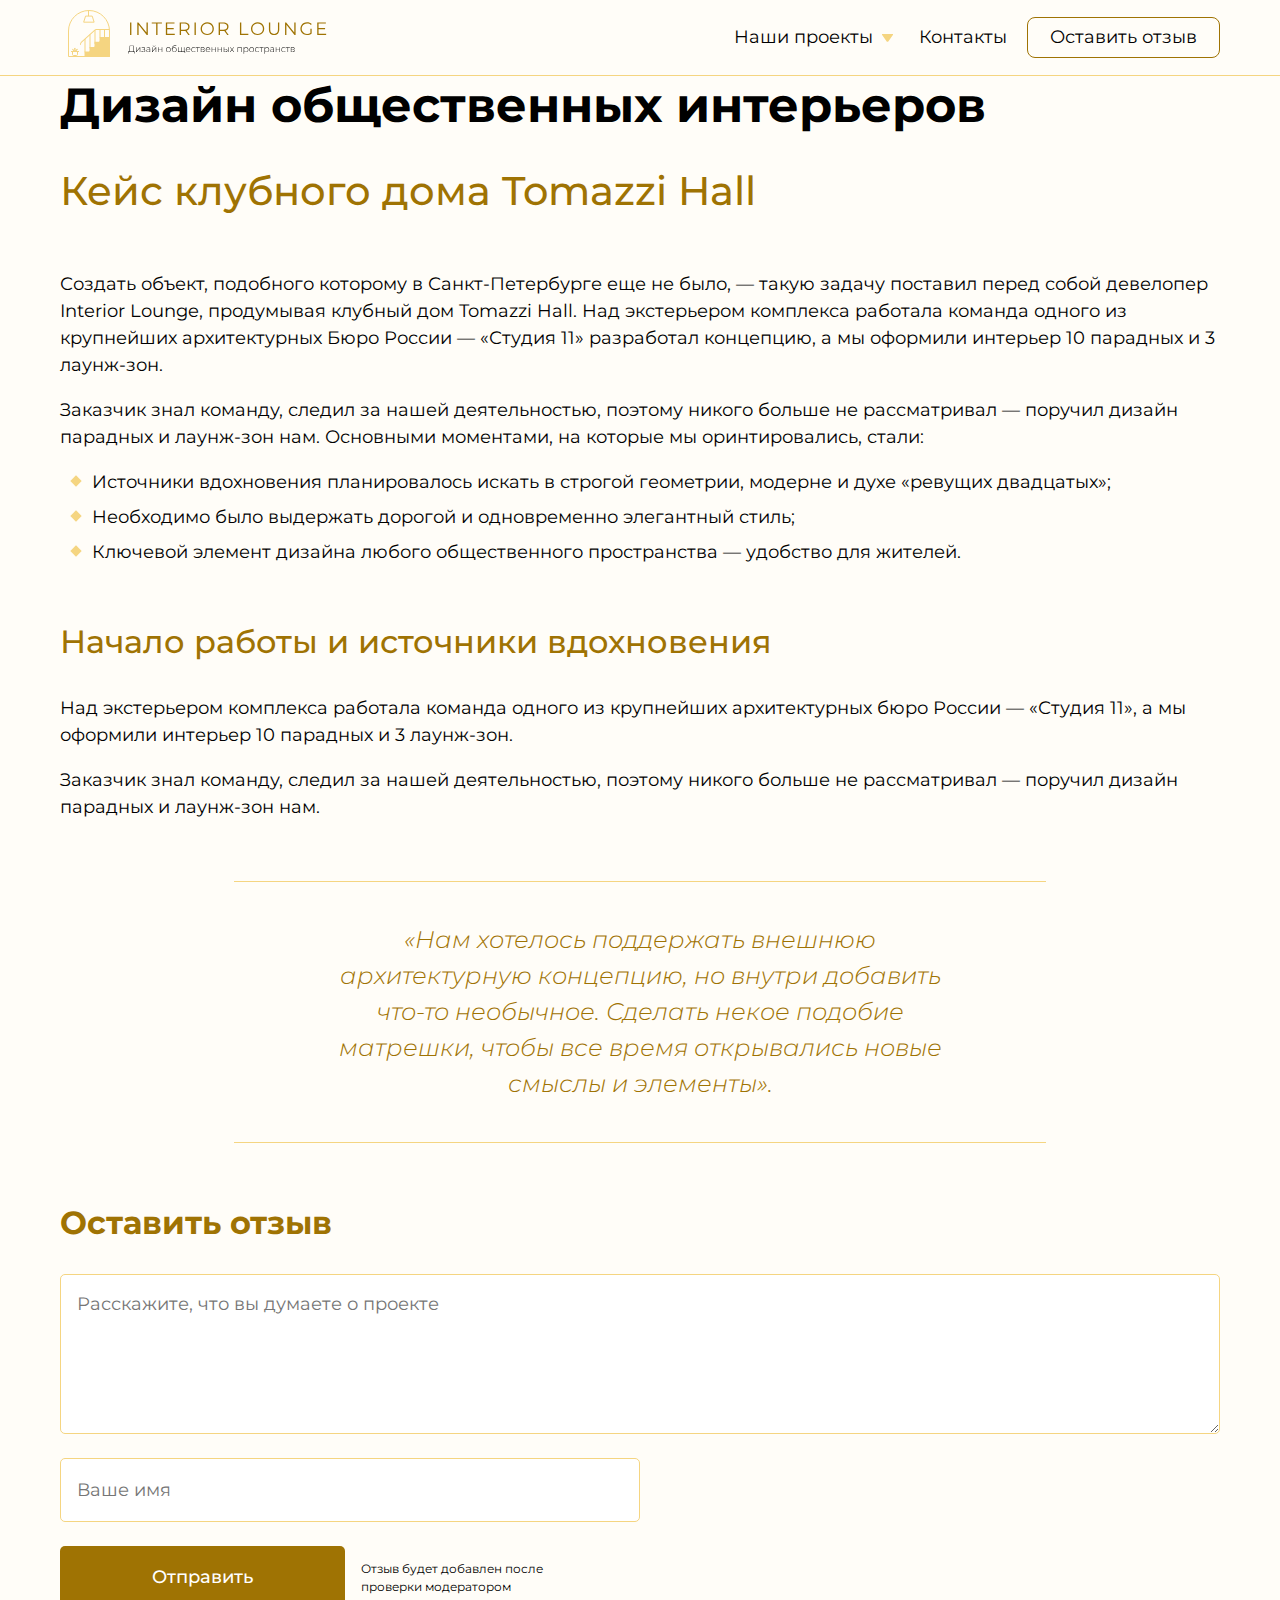
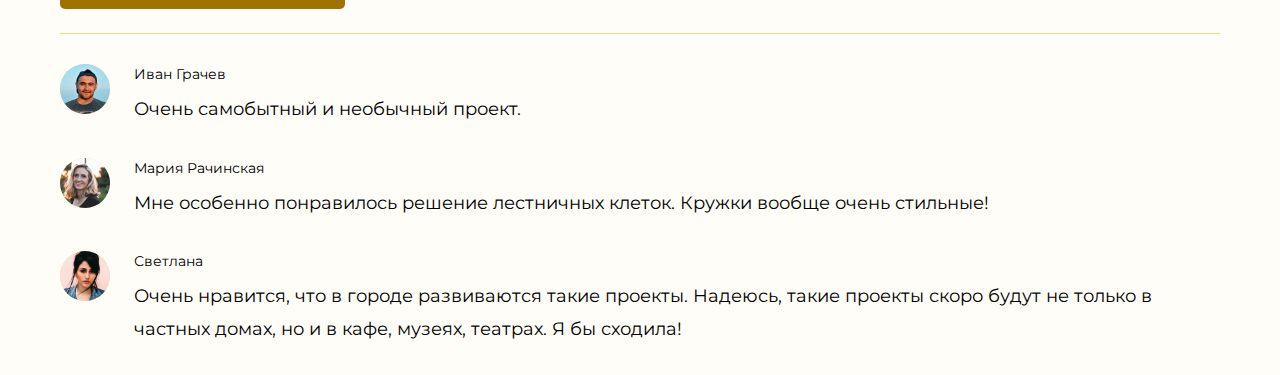
<file: index.html>
<!DOCTYPE html>
<html lang="ru">
  <head>
    <meta charset="utf-8">
    <meta name="viewport" content="width=device-width, initial-scale=1">
    <title>Подготовка вёрстки для CMS</title>
    <link rel="preconnect" href="https://fonts.googleapis.com">
    <link rel="preconnect" href="https://fonts.gstatic.com" crossorigin>
    <link href="https://fonts.googleapis.com/css2?family=Montserrat:ital,wght@0,300;0,400;0,500;1,200&display=swap" rel="stylesheet">
    <link rel="stylesheet" href="style/style.css">
  </head>

  <body class="page">
    <header class="header">
      <div class="header-container container">
        <div class="logo">
          <a class="logo-link" href="#">
            <img class="logo-image" src="./images/logo.svg" width="262" height="47" alt="Логотип компании.">
          </a>
        </div>
        <nav class="main-nav">
          <div class="menu-primary-container">
            <ul class="menu">
              <li class="menu-item menu-item-has-children">
                <a href="#">Наши проекты</a>
                <ul class="sub-menu">
                  <li class="menu-item">
                    <a href="#">Tomazzi Hall</a>
                  </li>
                  <li class="menu-item">
                    <a href="#">Lounge Hall</a>
                  </li>
                  <li class="menu-item">
                    <a href="#">Astra Hall</a>
                  </li>
                </ul>
              </li>
              <li class="menu-item">
                <a href="#">Контакты</a>
              </li>
              <li class="menu-item menu-item--button">
                <a href="#">Оставить отзыв</a>
              </li>
            </ul>
          </div>
        </nav>
      </div>
    </header>

    <main class="main">
      <section class="wysiwyg-task">
        <div class="container">
          <div class="wysiwyg-wrapper">
            <h1>Дизайн общественных интерьеров</h1>

            <h2>Кейс клубного дома Tomazzi Hall</h2>
            <p>
              Создать объект, подобного которому в Санкт-Петербурге еще не было, — такую задачу поставил перед собой девелопер Interior Lounge, продумывая клубный дом Tomazzi Hall.
              Над экстерьером комплекса работала команда одного из крупнейших архитектурных Бюро России — «Студия 11» разработал концепцию, а мы оформили интерьер 10 парадных и 3 лаунж-зон.
            </p>
            <p>
              Заказчик знал команду, следил за нашей деятельностью, поэтому никого больше не рассматривал — поручил дизайн парадных и лаунж-зон нам.
              Основными моментами, на которые мы оринтировались, стали:
            </p>
            <ul>
              <li>Источники вдохновения планировалось искать в строгой геометрии, модерне и духе «ревущих двадцатых»;</li>
              <li>Необходимо было выдержать дорогой и одновременно элегантный стиль;</li>
              <li>Ключевой элемент дизайна любого общественного пространства — удобство для жителей.</li>
            </ul>

            <h3>Начало работы и источники вдохновения</h3>
            <p>
              Над экстерьером комплекса работала команда одного из крупнейших архитектурных бюро России — «Студия 11», а мы оформили интерьер 10 парадных и 3 лаунж-зон.
            </p>
            <p>
              Заказчик знал команду, следил за нашей деятельностью, поэтому никого больше не рассматривал — поручил дизайн парадных и лаунж-зон нам.
            </p>

            <blockquote>
              «Нам хотелось поддержать внешнюю архитектурную концепцию, но внутри добавить что-то необычное. Сделать некое подобие матрешки, чтобы все время открывались новые смыслы и элементы».
            </blockquote>
          </div>
        </div>
      </section>

      <section class="form">
        <div class="container">

          <h2 class="form__title">Оставить отзыв</h2>

          <div class="review-form">
            <div class="wpcf7">
              <form class="wpcf7-form" action="#" method="POST">

                <div class="review-form__row">
                  <p>
                    <span class="wpcf7-form-control-wrap">
                      <label class="visually-hidden" for="review">Отзыв о проекте</label>
                      <textarea class="wpcf7-textarea" name="review" id="review" placeholder="Расскажите, что вы думаете о проекте"></textarea>
                    </span>
                  </p>
                </div>

                <div class="review-form__row">
                  <p>
                    <span class="wpcf7-form-control-wrap">
                      <label class="visually-hidden" for="author">Имя автора</label>
                      <input class="wpcf7-text" id="author" type="text" placeholder="Ваше имя">
                    </span>
                  </p>
                </div>

                <div class="review-form__row">
                  <p>
                    <button class="wpcf7-submit review-form__button" type="submit">Отправить</button>
                    <span class="ajax-loader"></span>
                  </p>

                  <div class="review-form__notice">Отзыв будет добавлен после<br> проверки модератором</div>
                </div>

              </form>
            </div>
          </div>

        </div>
      </section>

      <section class="image-task">
        <div class="container">
          <ul class="review">
            <li class="review__item">
              <div class="review__image-wrapper">
                <img class="review__avatar" src="./images/avatar-1.jpg" width="50" height="50" alt="Автор отзыва.">
              </div>
              <p class="review__author">Иван Грачев</p>
              <p class="review__text">Очень самобытный и необычный проект.</p>
            </li>
            <li class="review__item">
              <div class="review__image-wrapper">
                <img class="review__avatar" src="./images/avatar-2.jpg" width="50" height="50" alt="Автор отзыва.">
              </div>
              <p class="review__author">Мария Рачинская</p>
              <p class="review__text">Мне особенно понравилось решение лестничных клеток. Кружки вообще очень стильные!</p>
            </li>
            <li class="review__item">
              <div class="review__image-wrapper">
                <img class="review__avatar" src="./images/avatar-3.jpg" width="50" height="50" alt="Автор отзыва.">
              </div>
              <p class="review__author">Светлана</p>
              <p class="review__text">Очень нравится, что в городе развиваются такие проекты. Надеюсь, такие проекты скоро будут не только в частных домах, но и в кафе, музеях, театрах. Я бы сходила!</p>
            </li>
          </ul>
        </div>
      </section>
    </main>

    <footer class="footer">
    </footer>

  </body>
</html>
</file>
<file: style/style.css>
*,
*::before,
*::after {
  box-sizing: border-box;
}

.page {
  margin: 0;
  font-family: "Montserrat", sans-serif;
  font-style: normal;
  font-size: 18px;
  line-height: 1.5;
  font-weight: 400;
  color: #000000;
  background-color: #fffdf8;
}

.container {
  max-width: 1440px;
  margin: 0 auto;
  padding: 0 60px;
}

.visually-hidden {
  position: absolute;
  width: 1px;
  height: 1px;
  margin: -1px;
  border: 0;
  padding: 0;
  white-space: nowrap;
  clip-path: inset(100%);
  clip: rect(0 0 0 0);
  overflow: hidden;
}

.wysiwyg-wrapper * {
  margin-top: 0;
}

.wysiwyg-wrapper h1 {
  margin-bottom: 32px;
  font-size: 48px;
  line-height: 1.22;
}

.wysiwyg-wrapper h2 {
  margin-bottom: 56px;
  font-size: 40px;
  line-height: 1.22;
  font-weight: 500;
  color: #9f7303;
}

.wysiwyg-wrapper h3 {
  margin-bottom: 34px;
  font-size: 32px;
  line-height: 1.22;
  font-weight: 500;
  color: #9f7303;
}

.wysiwyg-wrapper ul,
.wysiwyg-wrapper ol {
  margin-bottom: 56px;
  padding-left: 32px;
  list-style-type: none;
}

.wysiwyg-wrapper li {
  position: relative;
  margin-bottom: 8px;
}

.wysiwyg-wrapper li::after {
  position: absolute;
  top: 8px;
  left: -20px;
  content: "";
  display: block;
  width: 8px;
  height: 8px;
  background-color: #f5d581;
  transform: rotate(45deg);
}

.wysiwyg-wrapper blockquote {
  width: 70%;
  margin: 60px auto;
  padding: 40px 100px;
  font-style: italic;
  font-size: 24px;
  line-height: 1.5;
  font-weight: 300;
  text-align: center;
  color: #9f7303;
  border-top: 1px solid #f5d581;
  border-bottom: 1px solid #f5d581;
}

.review {
  margin: 30px auto;
  padding: 0;
  list-style: none;
}

.review__item {
  display: grid;
  grid-template-areas:
    "r-avatar r-author"
    "r-avatar r-text  ";
  grid-template-columns: 50px 1fr;
  column-gap: 24px;
  row-gap: 8px;
}

.review__item:not(:last-child) {
  margin-bottom: 32px;
}

.review__image-wrapper {
  grid-area: r-avatar;
  width: 50px;
  height: 50px;
  background-color: #f9de9c;
  border-radius: 50%;
}

.review__avatar {
  display: block;
  border-radius: 50%;
  object-fit: cover;
}

.review__author {
  grid-area: r-author;
  margin: 0;
  font-size: 14px;
  line-height: 1.5;
  font-style: 500;
}

.review__text {
  grid-area: r-text;
  margin: 0;
  font-size: 18px;
  line-height: 1.8;
}

.form {
  margin: 30px auto;
}

.form__title {
  margin: 0;
  margin-bottom: 32px;
  font-size: 32px;
  line-height: 1.22;
  font-style: 500;
  color: #9f7303;
}

.review-form {
  border-bottom: 1px solid #f5d581;
}

.review-form .review-form__row {
  display: flex;
  align-items: center;
  margin-bottom: 24px;
}

.review-form p,
.review-form span {
  display: contents;
  margin: 0;
}

.review-form textarea,
.review-form input,
.review-form button {
  font-family: "Montserrat", sans-serif;
  font-style: normal;
  font-size: 18px;
  line-height: 1.5;
  font-weight: 400;
}

.review-form textarea {
  width: 100%;
  min-height: 160px;
  padding: 16px;
  border: 1px solid #f5d581;
  border-radius: 5px;
  resize: vertical;
}

.review-form input {
  width: 50%;
  min-height: 64px;
  padding: 16px;
  border: 1px solid #f5d581;
  border-radius: 5px;
}

.review-form button {
  width: 285px;
  padding: 18px;
  font-weight: 500;
  color: #ffffff;
  background-color: #9f7303;
  border: 0;
  border-radius: 5px;
  cursor: pointer;
}

.review-form .review-form__notice {
  margin-left: 16px;
  font-size: 12px;
  line-height: 1.5;
  font-weight: 400;
}

.header {
  border-bottom: 1px solid #f5d581;
}

.header-container {
  display: flex;
  justify-content: space-between;
  align-items: center;
}

.logo .logo-link {
  display: block;
  padding: 8px;
  text-decoration: none;
  color: #000000;
}

.main-nav {
  max-width: 700px;
}

.menu-primary-container .menu {
  display: flex;
  align-items: center;
  flex-wrap: wrap;
  margin: 0;
  padding: 0;
  list-style: none;
}

.menu-primary-container a {
  display: block;
  padding: 24px 20px;
  text-decoration: none;
  color: #000000;
}

.menu-primary-container .menu-item-has-children {
  position: relative;
}

.menu-primary-container .menu-item-has-children a {
  position: relative;
  padding-right: 26px;
}

.menu-primary-container .menu-item-has-children > a::after {
  position: absolute;
  top: 50%;
  right: 5px;
  content: "";
  width: 13px;
  height: 9px;
  background-image: url("../images/arrow.svg");
  background-repeat: no-repeat;
  background-position: center;
  background-size: 13px 9px;
  transform: translateY(-50%);
}

.menu-primary-container .menu-item--button a {
  padding: 6px 22px;
  border: 1px solid #9f7303;
  border-radius: 8px;
}

.menu-primary-container .menu-item a:hover {
  color: #9f7303;
}

.menu-primary-container .menu-item-has-children:hover .sub-menu {
  display: block;
}

.menu-primary-container .sub-menu {
  z-index: 5;
  position: absolute;
  top: 70%;
  left: 22px;
  display: none;
  width: 100%;
  margin: 0;
  padding: 12px 4px;
  list-style: none;
  background-color: #ffffff;
  box-shadow:
    0 4px 8px rgba(97, 97, 97, 0.18),
    0 2px 4px rgba(97, 97, 97, 0.18);
}

.menu-primary-container .sub-menu a {
  padding: 12px;
}
</file>
